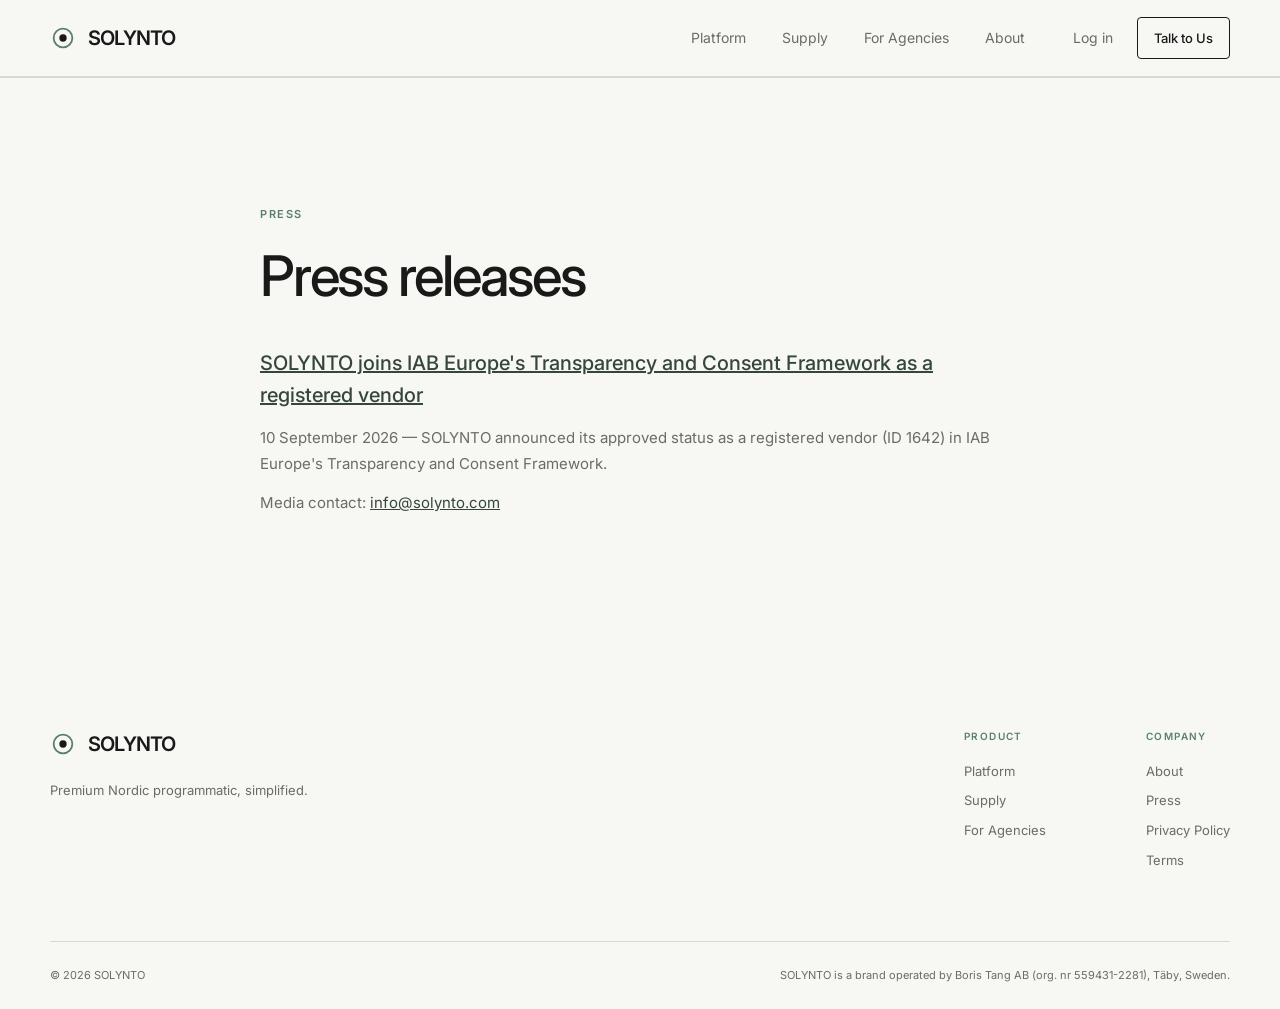
<file: press/index.html>
<!DOCTYPE html>
<html lang="en">
<head>
  <meta charset="UTF-8" />
  <meta name="viewport" content="width=device-width, initial-scale=1.0" />

  <title>Press — SOLYNTO</title>
  <meta name="description" content="Press releases and announcements from SOLYNTO." />

  <meta property="og:type" content="website" />
  <meta property="og:site_name" content="SOLYNTO" />
  <meta property="og:title" content="Press — SOLYNTO" />
  <meta property="og:description" content="Press releases and announcements from SOLYNTO." />
  <meta property="og:url" content="https://solynto.com/press/" />
  <meta property="og:image" content="https://solynto.com/og-image.png" />
  <meta property="og:image:width" content="1200" />
  <meta property="og:image:height" content="630" />

  <link rel="icon" href="../favicon.svg" type="image/svg+xml" />

  <link rel="preconnect" href="https://fonts.googleapis.com">
  <link rel="preconnect" href="https://fonts.gstatic.com" crossorigin>
  <link
    href="https://fonts.googleapis.com/css2?family=Inter:wght@400;500;600&display=swap"
    rel="stylesheet"
  />

  <link rel="stylesheet" href="../style.css" />
</head>

<body>
  <!-- NAVIGATION -->
  <header class="site-header">
    <div class="container nav">
      <a href="../index.html" class="logo">
        <svg class="logo-mark" viewBox="0 0 64 64" aria-hidden="true"><circle cx="32" cy="32" r="23" fill="none" stroke="#5a8068" stroke-width="4.5"/><circle cx="32" cy="32" r="9" fill="#181a18"/></svg>
        SOLYNTO
      </a>

      <nav class="nav-links">
        <a href="../index.html#platform">Platform</a>
        <a href="../index.html#supply">Supply</a>
        <a href="../index.html#agencies">For Agencies</a>
        <a href="../about.html">About</a>
      </nav>

      <a href="https://platform.solynto.com" class="nav-login">
        Log in
      </a>

      <a href="mailto:info@solynto.com?subject=Talk%20to%20SOLYNTO" class="nav-cta">
        Talk to Us
      </a>
    </div>
  </header>


  <main>
    <section class="section legal">
      <div class="container container--narrow">

        <div class="eyebrow">
          PRESS
        </div>

        <h1>
          Press releases
        </h1>

        <h2>
          <a href="tcf-vendor-registration.html">SOLYNTO joins IAB Europe's Transparency and Consent Framework as a registered vendor</a>
        </h2>

        <p>
          10 September 2026 — SOLYNTO announced its approved status as a
          registered vendor (ID 1642) in IAB Europe's Transparency and Consent
          Framework.
        </p>

        <p>
          Media contact:
          <a href="mailto:info@solynto.com">info@solynto.com</a>
        </p>

      </div>
    </section>
  </main>


  <!-- FOOTER -->
  <footer class="footer">
    <div class="container footer-top">

      <div>
        <a href="../index.html" class="logo">
          <svg class="logo-mark" viewBox="0 0 64 64" aria-hidden="true"><circle cx="32" cy="32" r="23" fill="none" stroke="#5a8068" stroke-width="4.5"/><circle cx="32" cy="32" r="9" fill="#181a18"/></svg>
          SOLYNTO
        </a>

        <p>
          Premium Nordic programmatic,
          simplified.
        </p>
      </div>

      <div class="footer-links">

        <div>
          <span>PRODUCT</span>
          <a href="../index.html#platform">Platform</a>
          <a href="../index.html#supply">Supply</a>
          <a href="../index.html#agencies">For Agencies</a>
        </div>

        <div>
          <span>COMPANY</span>
          <a href="../about.html">About</a>
          <a href="index.html">Press</a>
          <a href="../privacy.html">Privacy Policy</a>
          <a href="../terms.html">Terms</a>
        </div>

      </div>

    </div>


    <div class="container footer-bottom">

      <span>
        © 2026 SOLYNTO
      </span>

      <span>
        SOLYNTO is a brand operated by Boris Tang AB
        (org. nr 559431-2281), Täby, Sweden.
      </span>

    </div>
  </footer>

</body>
</html>
</file>
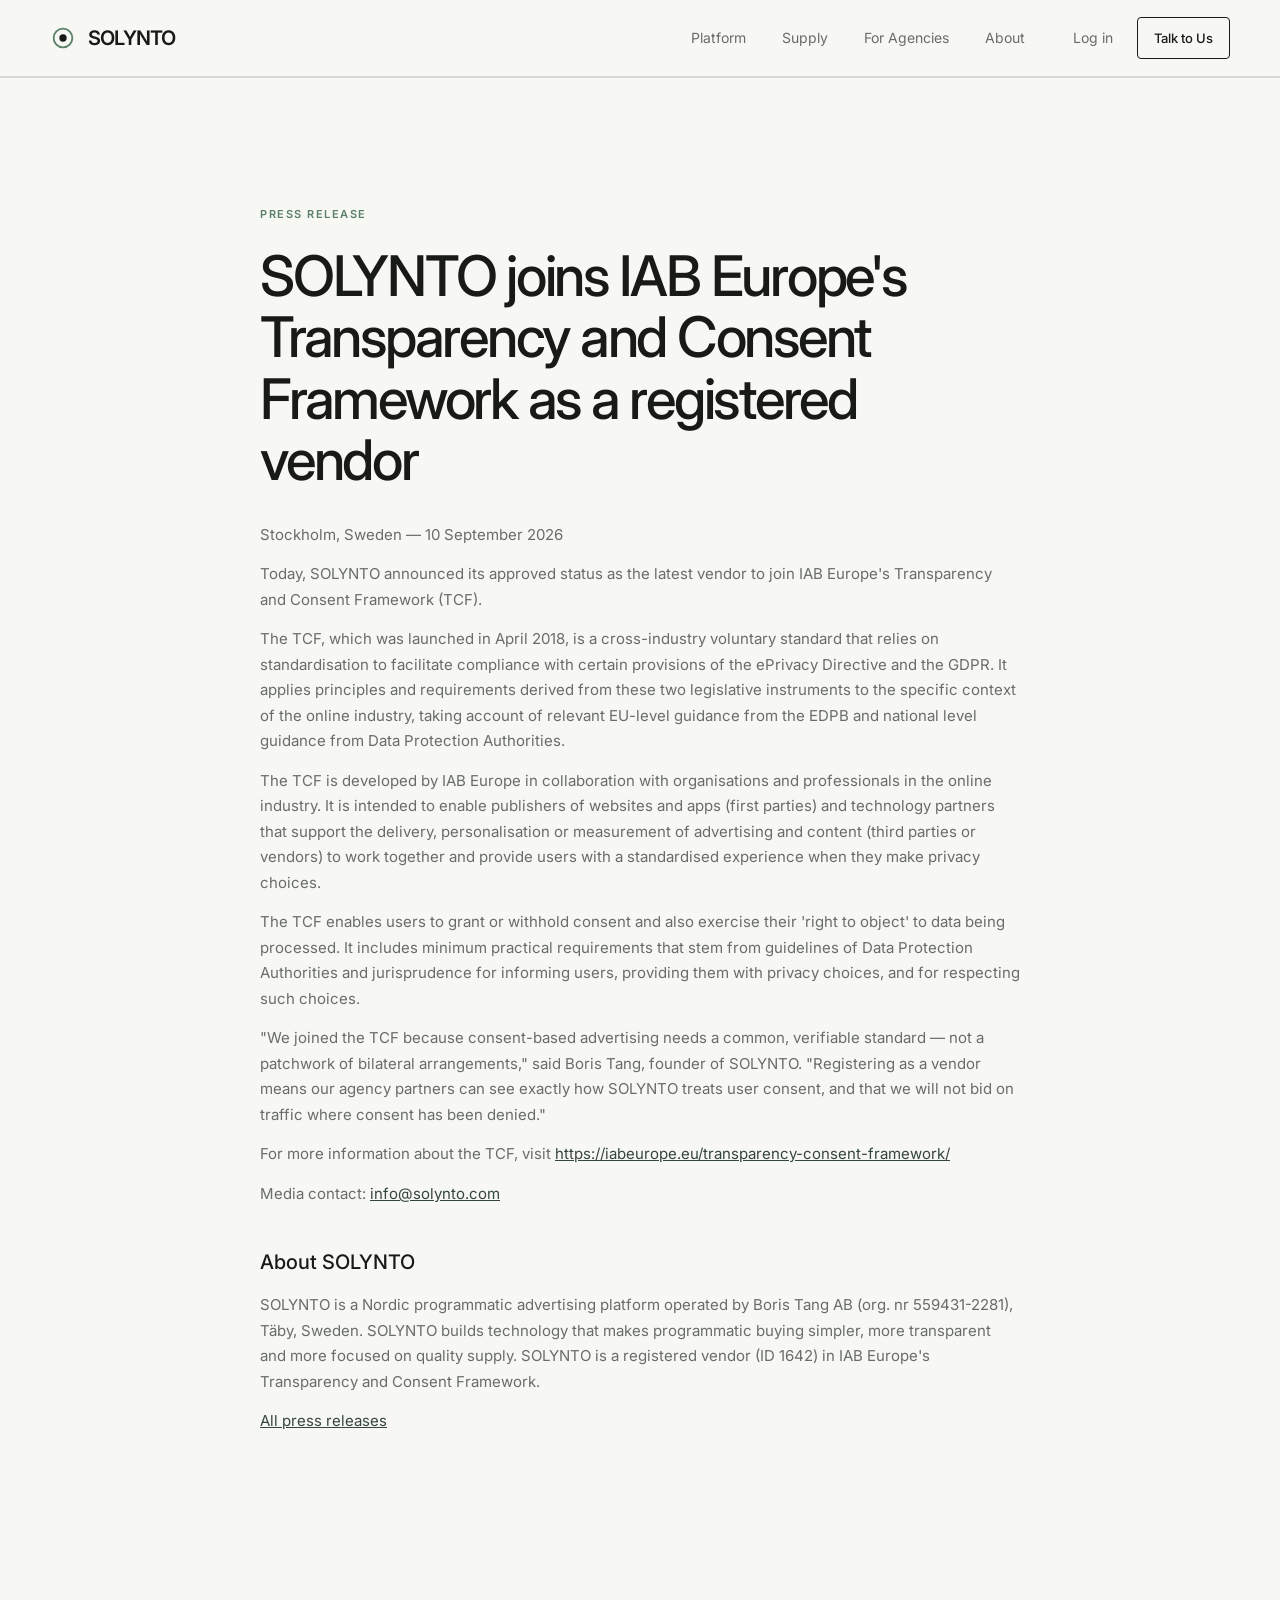
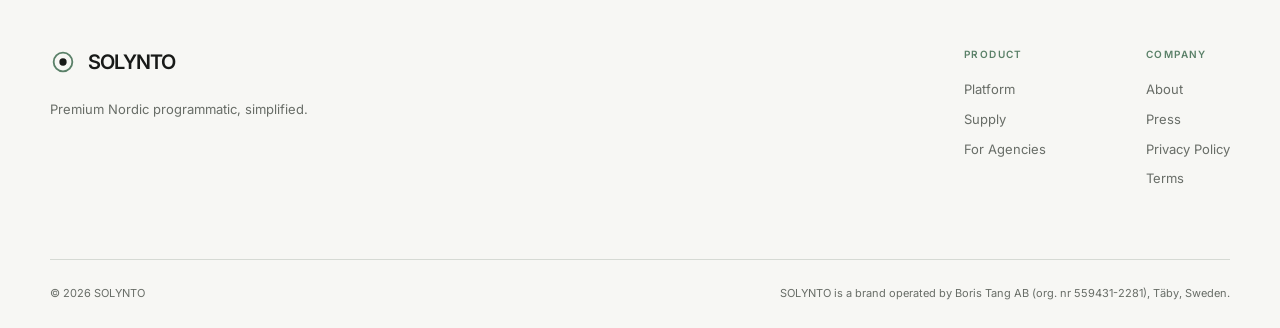
<file: press/tcf-vendor-registration.html>
<!DOCTYPE html>
<html lang="en">
<head>
  <meta charset="UTF-8" />
  <meta name="viewport" content="width=device-width, initial-scale=1.0" />

  <title>SOLYNTO joins IAB Europe's Transparency and Consent Framework as a registered vendor — SOLYNTO</title>
  <meta name="description" content="SOLYNTO is now a registered vendor in IAB Europe's Transparency and Consent Framework (vendor ID 1642)." />

  <meta property="og:type" content="article" />
  <meta property="og:site_name" content="SOLYNTO" />
  <meta property="og:title" content="SOLYNTO joins IAB Europe's Transparency and Consent Framework as a registered vendor" />
  <meta property="og:description" content="SOLYNTO is now a registered vendor in IAB Europe's Transparency and Consent Framework (vendor ID 1642)." />
  <meta property="og:url" content="https://solynto.com/press/tcf-vendor-registration.html" />
  <meta property="og:image" content="https://solynto.com/og-image.png" />
  <meta property="og:image:width" content="1200" />
  <meta property="og:image:height" content="630" />

  <link rel="icon" href="../favicon.svg" type="image/svg+xml" />

  <link rel="preconnect" href="https://fonts.googleapis.com">
  <link rel="preconnect" href="https://fonts.gstatic.com" crossorigin>
  <link
    href="https://fonts.googleapis.com/css2?family=Inter:wght@400;500;600&display=swap"
    rel="stylesheet"
  />

  <link rel="stylesheet" href="../style.css" />
</head>

<body>
  <!-- NAVIGATION -->
  <header class="site-header">
    <div class="container nav">
      <a href="../index.html" class="logo">
        <svg class="logo-mark" viewBox="0 0 64 64" aria-hidden="true"><circle cx="32" cy="32" r="23" fill="none" stroke="#5a8068" stroke-width="4.5"/><circle cx="32" cy="32" r="9" fill="#181a18"/></svg>
        SOLYNTO
      </a>

      <nav class="nav-links">
        <a href="../index.html#platform">Platform</a>
        <a href="../index.html#supply">Supply</a>
        <a href="../index.html#agencies">For Agencies</a>
        <a href="../about.html">About</a>
      </nav>

      <a href="https://platform.solynto.com" class="nav-login">
        Log in
      </a>

      <a href="mailto:info@solynto.com?subject=Talk%20to%20SOLYNTO" class="nav-cta">
        Talk to Us
      </a>
    </div>
  </header>


  <main>
    <section class="section legal">
      <div class="container container--narrow">

        <div class="eyebrow">
          PRESS RELEASE
        </div>

        <h1>
          SOLYNTO joins IAB Europe's Transparency and Consent Framework as a registered vendor
        </h1>

        <p>
          Stockholm, Sweden — 10 September 2026
        </p>

        <p>
          Today, SOLYNTO announced its approved status as the latest vendor to
          join IAB Europe's Transparency and Consent Framework (TCF).
        </p>

        <p>
          The TCF, which was launched in April 2018, is a cross-industry
          voluntary standard that relies on standardisation to facilitate
          compliance with certain provisions of the ePrivacy Directive and the
          GDPR. It applies principles and requirements derived from these two
          legislative instruments to the specific context of the online
          industry, taking account of relevant EU-level guidance from the EDPB
          and national level guidance from Data Protection Authorities.
        </p>

        <p>
          The TCF is developed by IAB Europe in collaboration with organisations
          and professionals in the online industry. It is intended to enable
          publishers of websites and apps (first parties) and technology
          partners that support the delivery, personalisation or measurement of
          advertising and content (third parties or vendors) to work together
          and provide users with a standardised experience when they make
          privacy choices.
        </p>

        <p>
          The TCF enables users to grant or withhold consent and also exercise
          their 'right to object' to data being processed. It includes minimum
          practical requirements that stem from guidelines of Data Protection
          Authorities and jurisprudence for informing users, providing them with
          privacy choices, and for respecting such choices.
        </p>

        <p>
          "We joined the TCF because consent-based advertising needs a common,
          verifiable standard — not a patchwork of bilateral arrangements,"
          said Boris Tang, founder of SOLYNTO. "Registering as a vendor means
          our agency partners can see exactly how SOLYNTO treats user consent,
          and that we will not bid on traffic where consent has been denied."
        </p>

        <p>
          For more information about the TCF, visit
          <a href="https://iabeurope.eu/transparency-consent-framework/">https://iabeurope.eu/transparency-consent-framework/</a>
        </p>

        <p>
          Media contact:
          <a href="mailto:info@solynto.com">info@solynto.com</a>
        </p>


        <h2>About SOLYNTO</h2>

        <p>
          SOLYNTO is a Nordic programmatic advertising platform operated by
          Boris Tang AB (org. nr 559431-2281), Täby, Sweden. SOLYNTO builds
          technology that makes programmatic buying simpler, more transparent
          and more focused on quality supply. SOLYNTO is a registered vendor
          (ID 1642) in IAB Europe's Transparency and Consent Framework.
        </p>

        <p>
          <a href="index.html">All press releases</a>
        </p>

      </div>
    </section>
  </main>


  <!-- FOOTER -->
  <footer class="footer">
    <div class="container footer-top">

      <div>
        <a href="../index.html" class="logo">
          <svg class="logo-mark" viewBox="0 0 64 64" aria-hidden="true"><circle cx="32" cy="32" r="23" fill="none" stroke="#5a8068" stroke-width="4.5"/><circle cx="32" cy="32" r="9" fill="#181a18"/></svg>
          SOLYNTO
        </a>

        <p>
          Premium Nordic programmatic,
          simplified.
        </p>
      </div>

      <div class="footer-links">

        <div>
          <span>PRODUCT</span>
          <a href="../index.html#platform">Platform</a>
          <a href="../index.html#supply">Supply</a>
          <a href="../index.html#agencies">For Agencies</a>
        </div>

        <div>
          <span>COMPANY</span>
          <a href="../about.html">About</a>
          <a href="index.html">Press</a>
          <a href="../privacy.html">Privacy Policy</a>
          <a href="../terms.html">Terms</a>
        </div>

      </div>

    </div>


    <div class="container footer-bottom">

      <span>
        © 2026 SOLYNTO
      </span>

      <span>
        SOLYNTO is a brand operated by Boris Tang AB
        (org. nr 559431-2281), Täby, Sweden.
      </span>

    </div>
  </footer>

</body>
</html>
</file>
<file: style.css>
/* Design tokens */
:root {
  --bg: #f7f7f4;
  --surface: #ffffff;
  --surface-soft: #e4ebe5;
  --surface-green: #edf2ed;
  --text: #181a18;
  --muted: #686d67;
  --green: #5a8068;
  --green-dark: #35463d;
  --green-light: #b8c9bd;
  --border: #d6dad4;
  --max-width: 1180px;
  --radius: 4px;
  --section-pad: clamp(90px, 10vw, 150px);
}

/* Reset */
* { box-sizing: border-box; }

html { scroll-behavior: smooth; }

body {
  margin: 0;
  background: var(--bg);
  color: var(--text);
  font-family: Inter, -apple-system, BlinkMacSystemFont, "Segoe UI", sans-serif;
  font-size: 16px;
  line-height: 1.6;
}

a { color: inherit; text-decoration: none; }

/* Layout */
.container { width: min(calc(100% - 48px), var(--max-width)); margin-inline: auto; }
.container--mid { max-width: 900px; }
.container--narrow { max-width: 760px; }

.section { padding: var(--section-pad) 0; border-top: 1px solid var(--border); }
.section--soft { background: var(--surface-soft); }
.section--tint { background: var(--surface-green); }
.section--dark { background: var(--green-dark); color: #fff; }

/* Typography */
.eyebrow { color: var(--green); font-size: 11px; font-weight: 600; letter-spacing: 0.14em; text-transform: uppercase; }

.section-head { display: flex; justify-content: space-between; gap: 80px; margin-bottom: 70px; }
.section-head > p { max-width: 400px; margin-top: 50px; color: var(--muted); }
.section-head--center { display: block; text-align: center; }
.section-head--center p { margin-inline: auto; }
.section-head--narrow { display: block; max-width: 650px; margin-bottom: 0; }
.section-head--narrow p { margin: 0; color: var(--muted); font-size: 18px; line-height: 1.7; }

.section-head h1,
.section-head h2,
.supply-copy h2,
.agency-section h2,
.white-label-copy h2,
.cta-inner h2 {
  margin: 22px 0 28px;
  font-size: clamp(36px, 5vw, 64px);
  font-weight: 500;
  letter-spacing: -0.05em;
  line-height: 1.05;
}

/* Navigation */
.site-header {
  position: sticky;
  top: 0;
  z-index: 100;
  background: rgba(247, 247, 244, 0.92);
  -webkit-backdrop-filter: blur(8px);
  backdrop-filter: blur(8px);
  border-bottom: 1px solid var(--border);
}

section[id] { scroll-margin-top: 84px; }

.nav { height: 76px; display: flex; align-items: center; justify-content: space-between; }

.logo { display: inline-flex; align-items: center; gap: 12px; font-size: 20px; font-weight: 600; letter-spacing: -0.04em; }
.logo-mark { width: 26px; height: 26px; flex-shrink: 0; }

.nav-links { display: flex; gap: 36px; margin-left: auto; margin-right: 48px; }

.nav-login { margin-right: 24px; color: var(--muted); font-size: 14px; transition: color 0.2s ease; }
.nav-login:hover { color: var(--green-dark); }
.nav-links a { color: var(--muted); font-size: 14px; transition: color 0.2s ease; }
.nav-links a:hover { color: var(--green-dark); }

.nav-cta {
  padding: 10px 16px;
  border: 1px solid var(--text);
  border-radius: var(--radius);
  font-size: 13px;
  font-weight: 500;
  transition: background 0.2s ease, color 0.2s ease;
}
.nav-cta:hover { background: var(--text); color: #fff; }

/* Buttons */
.button {
  display: inline-flex;
  align-items: center;
  justify-content: center;
  min-height: 48px;
  padding: 0 22px;
  border: 1px solid transparent;
  border-radius: var(--radius);
  font-size: 13px;
  font-weight: 500;
  transition: background 0.2s ease, color 0.2s ease;
}
.button-dark { background: var(--text); color: #fff; }
.button-dark:hover { background: var(--green-dark); }
.button-light { background: #fff; color: var(--text); }
.button-light:hover { background: var(--surface-green); }

.text-link { display: inline-flex; align-items: center; gap: 8px; color: var(--muted); font-size: 13px; transition: color 0.2s ease; }
.text-link:hover { color: var(--green-dark); }

/* Hero */
.hero { padding: clamp(80px, 11vw, 130px) 0; }

.hero h1 {
  max-width: 720px;
  margin: 22px 0 28px;
  font-size: clamp(48px, 7vw, 88px);
  font-weight: 500;
  letter-spacing: -0.055em;
  line-height: 1.03;
}
.hero h1 span { color: var(--green); }

.hero-text { max-width: 560px; margin: 0; color: var(--muted); font-size: 19px; line-height: 1.55; }

.hero-actions { display: flex; flex-wrap: wrap; align-items: center; gap: 28px; margin-top: 38px; }

/* Feature cards */
.feature-grid {
  display: grid;
  grid-template-columns: repeat(3, 1fr);
  border-top: 1px solid var(--border);
}
.feature-card { min-height: 350px; padding: 30px; border-right: 1px solid var(--border); }
.feature-card:last-child { border-right: none; }
.feature-card:nth-child(2) { background: var(--surface-green); }

.feature-number { color: var(--green); font-size: 12px; font-weight: 600; }
.feature-card h3 { margin: 80px 0 16px; font-size: 23px; font-weight: 500; letter-spacing: -0.035em; }
.feature-card p { margin: 0; color: var(--muted); font-size: 14px; line-height: 1.7; }

/* Tech credibility */
.tech-strip { margin-top: 40px; padding-top: 24px; border-top: 1px solid var(--border); }
.tech-strip p { margin: 0 0 14px; color: var(--muted); font-size: 12px; }
.tech-strip div {
  display: flex;
  flex-wrap: wrap;
  gap: 12px 48px;
  color: var(--muted);
  font-size: 12px;
  letter-spacing: 0.08em;
  text-transform: uppercase;
}

/* Supply */
.supply-grid { display: grid; grid-template-columns: 1fr 420px; gap: 120px; align-items: center; }
.supply-copy p { max-width: 570px; color: var(--muted); line-height: 1.7; }

.supply-panel { background: var(--surface); border: 1px solid var(--border); }

.panel-title {
  padding: 24px;
  border-bottom: 1px solid var(--border);
  color: var(--muted);
  font-size: 10px;
  font-weight: 600;
  letter-spacing: 0.14em;
}

.market { display: flex; align-items: center; gap: 20px; padding: 22px 24px; border-bottom: 1px solid var(--border); }
.market span { color: var(--green); font-size: 11px; font-weight: 600; }
.market strong { font-weight: 500; }

.panel-bottom { padding: 20px 24px; background: var(--surface-green); color: var(--green-dark); font-size: 12px; }

/* How it works */
.process-grid { display: grid; grid-template-columns: repeat(3, 1fr); gap: 70px; margin-top: 60px; }
.process-item { padding-top: 25px; border-top: 1px solid var(--green-light); }
.process-item > span { color: var(--green); font-size: 12px; font-weight: 600; }
.process-item h3 { margin: 35px 0 12px; font-size: 22px; font-weight: 500; }
.process-item p { max-width: 280px; margin: 0; color: var(--muted); font-size: 14px; }

/* For agencies */
.agency-section .container > p { max-width: 620px; color: var(--muted); font-size: 18px; line-height: 1.7; }

.agency-points {
  display: grid;
  grid-template-columns: 1fr 1fr;
  margin-top: 70px;
  border-top: 1px solid var(--border);
}
.agency-points div { display: flex; flex-direction: column; gap: 10px; padding: 28px 30px; border-bottom: 1px solid var(--border); }
.agency-points div:nth-child(odd) { border-right: 1px solid var(--border); }
.agency-points strong { color: var(--green); font-size: 10px; font-weight: 600; letter-spacing: 0.14em; }
.agency-points span { color: var(--muted); font-size: 14px; }

/* White label */
.white-label-grid {
  display: grid;
  grid-template-columns: minmax(0, 0.9fr) minmax(400px, 1.1fr);
  gap: 110px;
  align-items: center;
}
.white-label-copy > p { max-width: 500px; margin: 0 0 30px; color: var(--muted); font-size: 17px; line-height: 1.7; }

.white-label-panel { background: var(--surface); border: 1px solid var(--border); }

.white-label-header {
  display: flex;
  align-items: center;
  justify-content: space-between;
  padding: 18px 22px;
  border-bottom: 1px solid var(--border);
  color: var(--muted);
  font-size: 10px;
  font-weight: 600;
  letter-spacing: 0.13em;
}
.platform-brand { display: flex; align-items: center; justify-content: space-between; padding: 28px 30px; }
.mock-logo { display: flex; flex-direction: column; color: var(--muted); font-size: 10px; letter-spacing: 0.12em; }
.mock-logo strong { color: var(--text); font-size: 17px; font-weight: 600; letter-spacing: -0.04em; }
.mock-nav { color: var(--muted); font-size: 10px; word-spacing: 14px; }

.platform-line { height: 1px; margin: 0 30px; background: var(--border); }

.platform-metrics { display: grid; grid-template-columns: repeat(3, 1fr); padding: 35px 30px; }
.platform-metrics div { display: flex; flex-direction: column; gap: 8px; padding-left: 20px; border-right: 1px solid var(--border); }
.platform-metrics div:first-child { padding-left: 0; }
.platform-metrics div:last-child { border-right: none; }
.platform-metrics span { color: var(--muted); font-size: 9px; letter-spacing: 0.12em; }
.platform-metrics strong { color: var(--green-dark); font-size: 27px; font-weight: 500; letter-spacing: -0.04em; }

.platform-footer { padding: 18px 30px; background: var(--surface-green); border-top: 1px solid var(--border); color: var(--muted); font-size: 10px; }

.white-label-points {
  display: grid;
  grid-template-columns: repeat(3, 1fr);
  margin-top: 100px;
  border-top: 1px solid var(--border);
}
.white-label-points > div { padding: 30px; border-right: 1px solid var(--border); }
.white-label-points > div:first-child { padding-left: 0; }
.white-label-points > div:last-child { padding-right: 0; border-right: none; }
.white-label-points > div > strong { color: var(--green); font-size: 11px; font-weight: 600; }
.white-label-points h3 { margin: 38px 0 12px; font-size: 20px; font-weight: 500; }
.white-label-points p { max-width: 300px; margin: 0; color: var(--muted); font-size: 13px; line-height: 1.7; }

/* About / founder */
.founder { margin-top: 48px; padding-top: 32px; border-top: 1px solid var(--border); }
.founder p { margin: 0 0 16px; color: var(--muted); font-size: 16px; line-height: 1.7; }
.founder strong { color: var(--text); font-weight: 500; }
.founder .text-link { margin-top: 8px; }

/* CTA */
.cta-inner { text-align: center; }
.cta-section .eyebrow { color: var(--green-light); }
.cta-section p { margin: 0 auto 35px; color: #d0d8d3; font-size: 17px; }

/* Footer */
.footer-top { display: flex; justify-content: space-between; gap: 100px; padding: 70px 0; }
.footer-top p { max-width: 260px; margin: 16px 0 0; color: var(--muted); font-size: 13px; }

.footer-links { display: flex; gap: 100px; }
.footer-links div { display: flex; flex-direction: column; gap: 9px; }
.footer-links span { margin-bottom: 8px; color: var(--green); font-size: 10px; font-weight: 600; letter-spacing: 0.14em; }
.footer-links a { color: var(--muted); font-size: 13px; }
.footer-links a:hover { color: var(--green-dark); }

.footer-bottom {
  display: flex;
  justify-content: space-between;
  gap: 30px;
  padding: 25px 0;
  border-top: 1px solid var(--border);
  color: var(--muted);
  font-size: 11px;
}

/* Legal pages */
.legal h1 { margin: 22px 0 30px; font-size: clamp(36px, 5vw, 56px); font-weight: 500; letter-spacing: -0.04em; line-height: 1.1; }
.legal h2 { margin: 40px 0 14px; font-size: 20px; font-weight: 500; }
.legal p { margin: 0 0 14px; color: var(--muted); font-size: 15px; line-height: 1.7; }
.legal a { color: var(--green-dark); text-decoration: underline; }

/* One mobile breakpoint */
@media (max-width: 900px) {
  .container { width: min(calc(100% - 40px), var(--max-width)); }

  .nav-links { display: none; }
  .nav-login { margin-left: auto; }

  .section-head { display: block; }
  .section-head > p { margin-top: 25px; }

  .supply-grid,
  .white-label-grid { grid-template-columns: 1fr; gap: 60px; }

  .feature-grid,
  .process-grid,
  .agency-points,
  .white-label-points { grid-template-columns: 1fr; }

  .process-grid { gap: 40px; }
  .white-label-points { margin-top: 70px; }

  .feature-card { min-height: auto; border-right: none; border-bottom: 1px solid var(--border); }
  .feature-card:last-child { border-bottom: none; }

  .agency-points div:nth-child(odd) { border-right: none; }

  .platform-brand { align-items: flex-start; flex-direction: column; gap: 22px; }
  .platform-metrics { padding: 28px 20px; }
  .platform-metrics strong { font-size: 22px; }

  .white-label-points > div,
  .white-label-points > div:first-child,
  .white-label-points > div:last-child {
    padding: 28px 0;
    border-right: none;
    border-bottom: 1px solid var(--border);
  }
  .white-label-points > div:last-child { border-bottom: none; }

  .footer-top { flex-direction: column; }
  .footer-links { gap: 60px; }
  .footer-bottom { flex-direction: column; }
}
</file>
